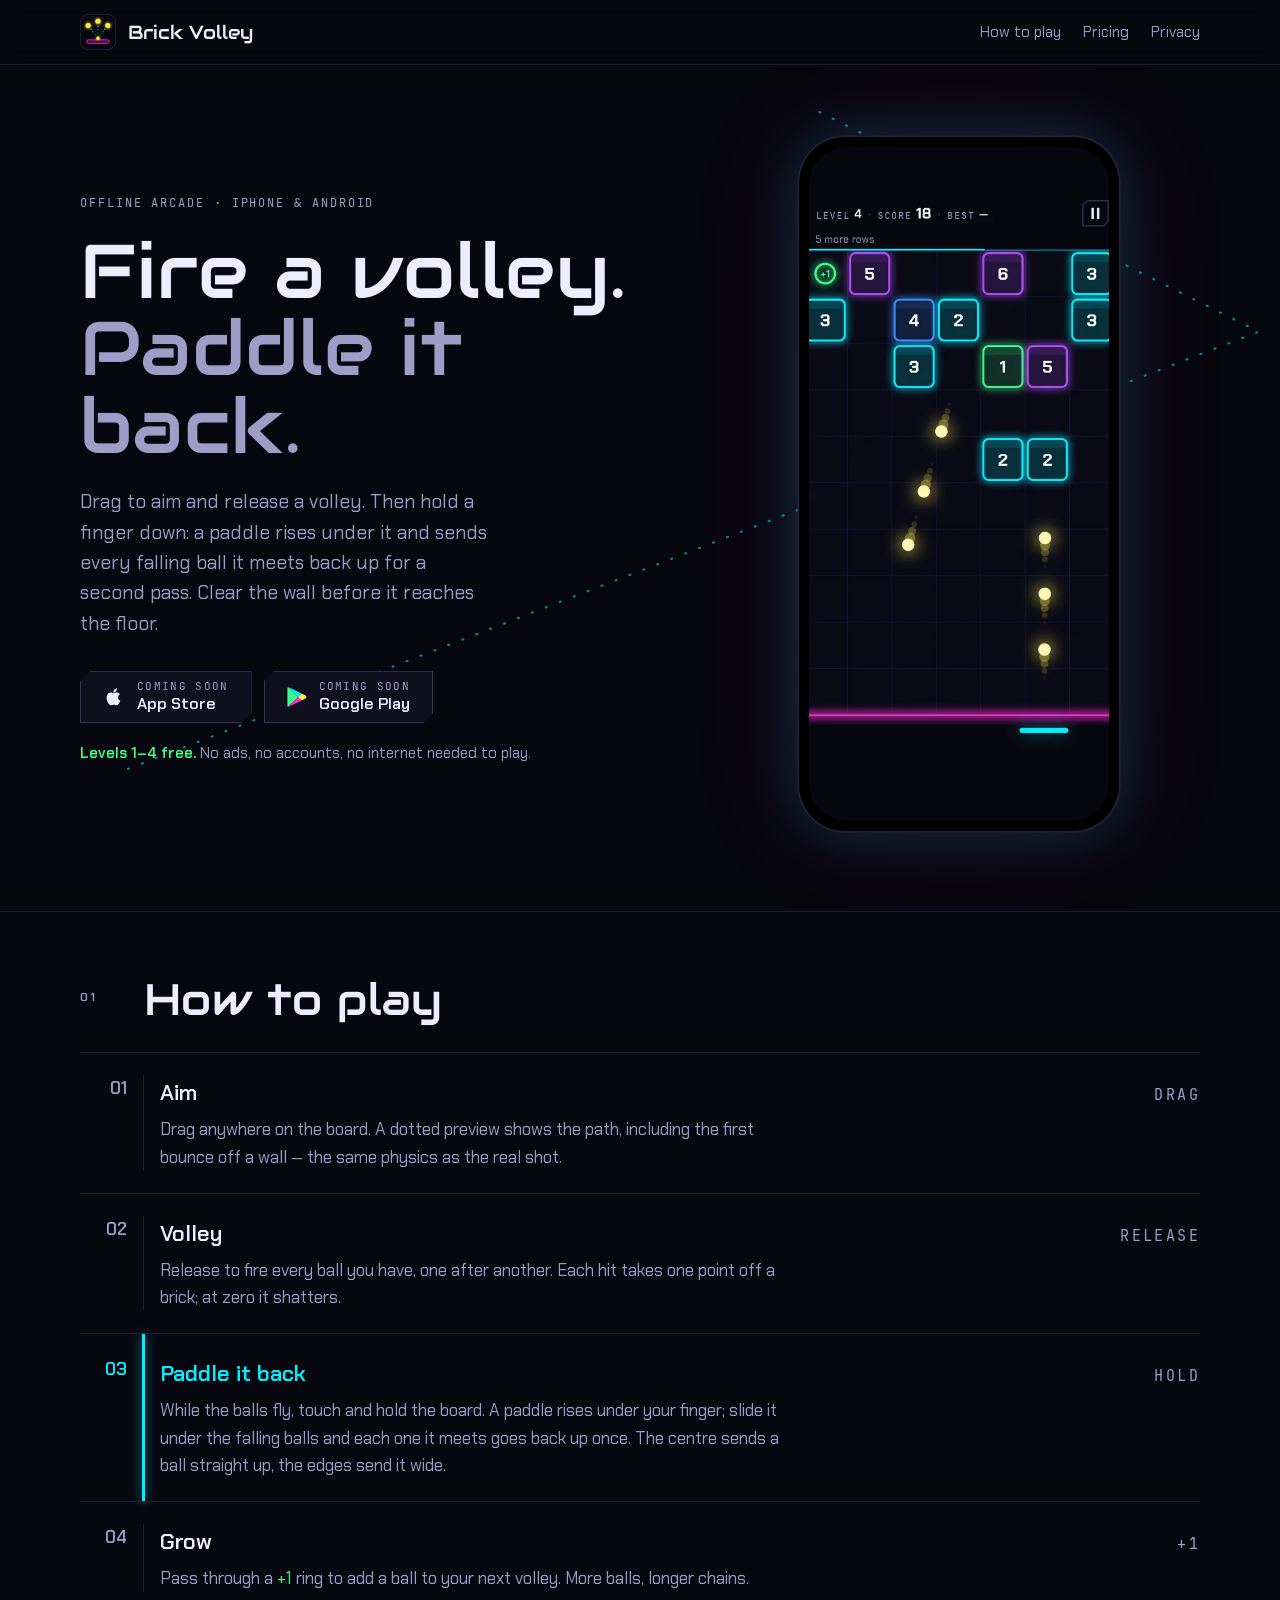
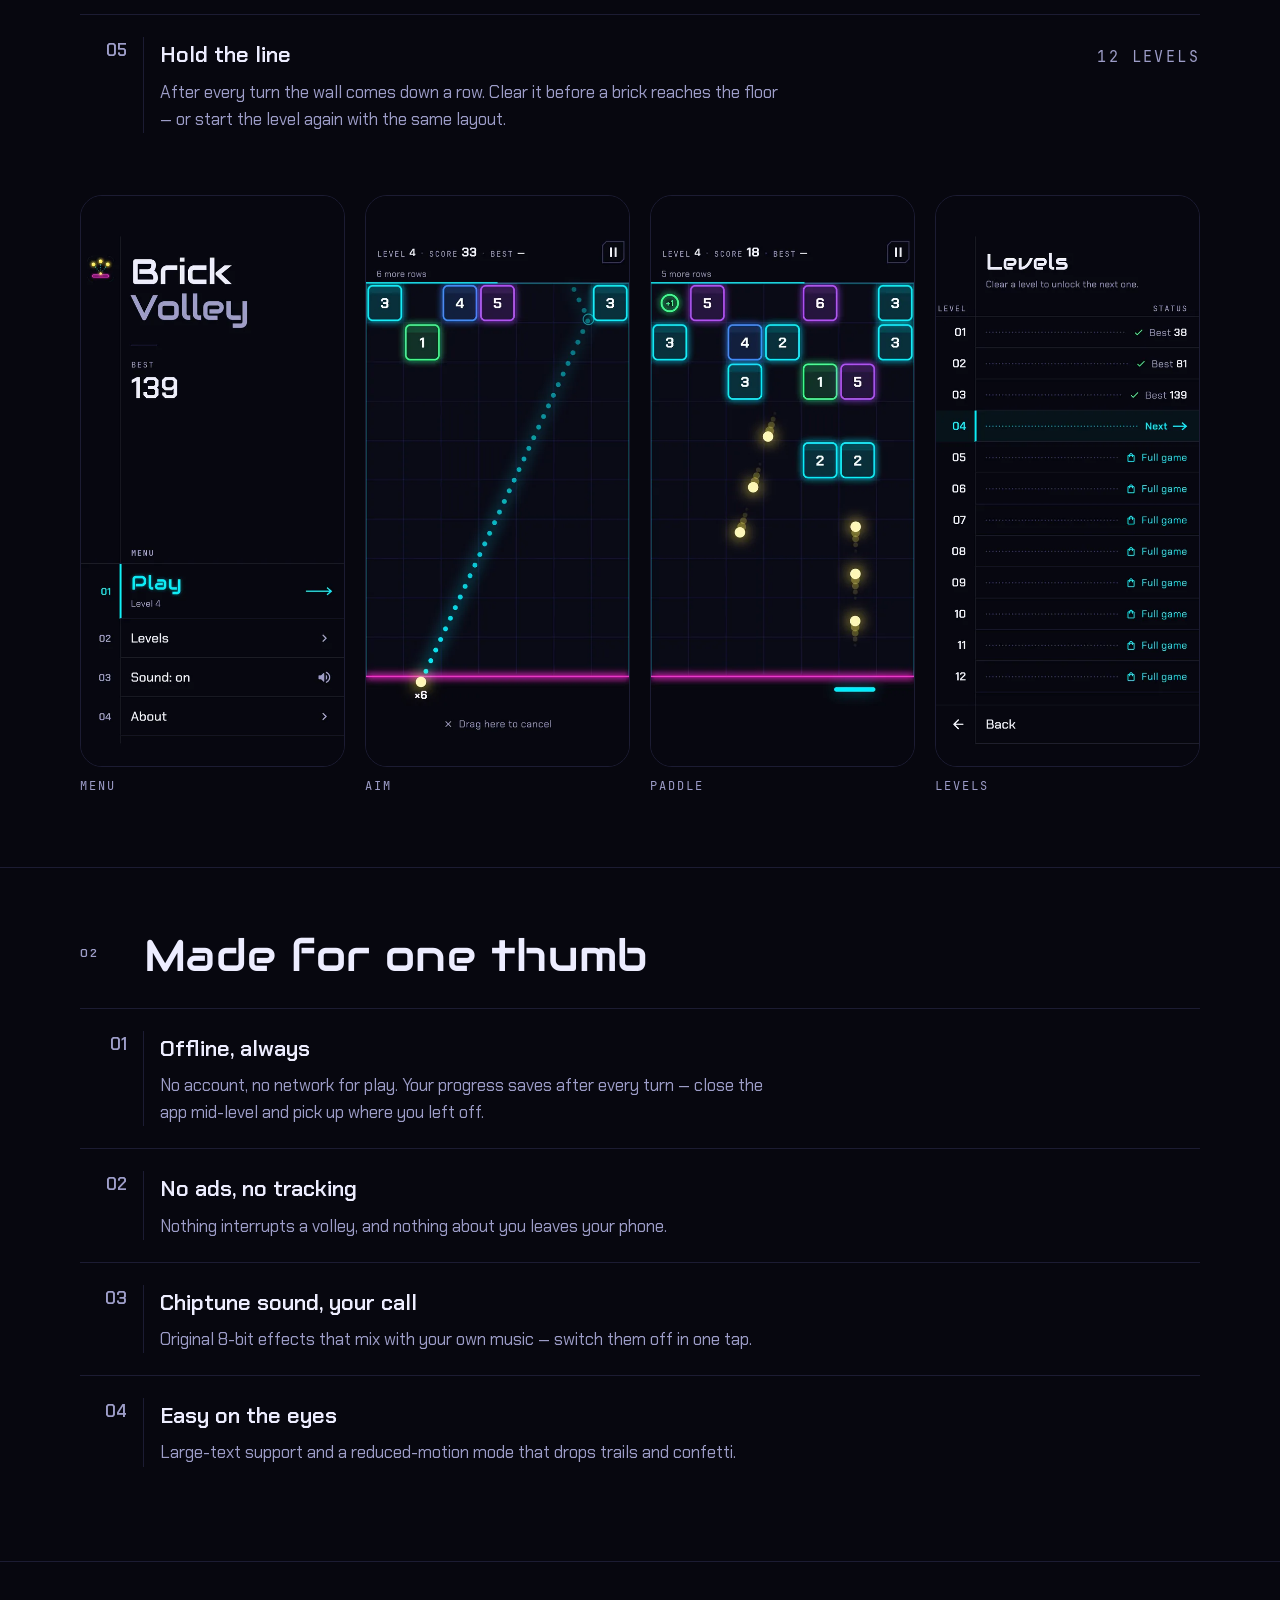
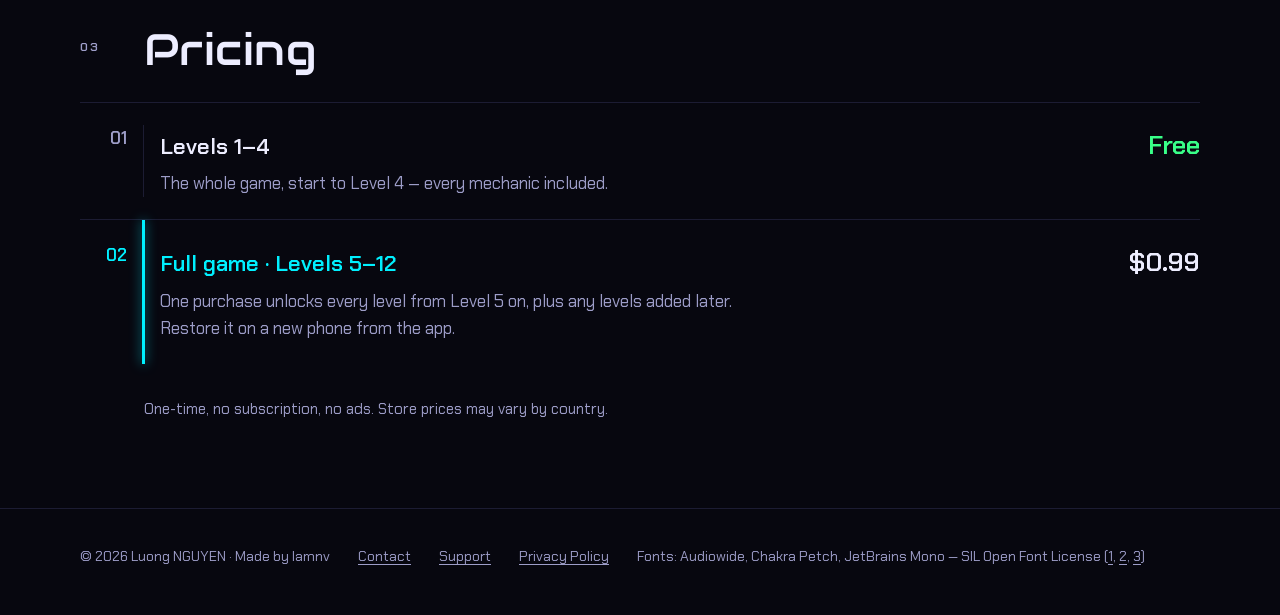
<file: index.html>
<!doctype html>
<html lang="en">
<head>
<meta charset="utf-8">
<meta name="viewport" content="width=device-width, initial-scale=1">
<title>Brick Volley — fire a volley, paddle it back | iOS &amp; Android</title>
<meta name="description" content="Aim and fire a volley, then hold a finger down to raise a paddle that sends falling balls back up for a second pass. Offline, no ads, no accounts. Levels 1–4 free; the full game is a one-time $0.99.">
<meta name="theme-color" content="#07070F">
<link rel="canonical" href="https://nguyenvanlamm.github.io/brick-volley-site/">
<meta property="og:title" content="Brick Volley">
<meta property="og:description" content="Fire a volley, then paddle it back. An offline neon arcade game — no ads, no accounts.">
<meta property="og:type" content="website">
<meta property="og:url" content="https://nguyenvanlamm.github.io/brick-volley-site/">
<meta property="og:site_name" content="Brick Volley">
<meta property="og:image" content="https://nguyenvanlamm.github.io/brick-volley-site/assets/img/game-paddle.webp">
<meta property="og:image:width" content="520">
<meta property="og:image:height" content="1127">
<meta property="og:image:alt" content="Brick Volley mid-volley: a paddle under the floor line sends three balls back up towards glowing numbered blocks.">
<meta name="twitter:card" content="summary">
<link rel="icon" href="assets/logo.svg" type="image/svg+xml">
<link rel="stylesheet" href="style.css">
<script type="application/ld+json">
{
  "@context": "https://schema.org",
  "@graph": [
    {
      "@type": "WebSite",
      "@id": "https://nguyenvanlamm.github.io/brick-volley-site/#website",
      "url": "https://nguyenvanlamm.github.io/brick-volley-site/",
      "name": "Brick Volley",
      "inLanguage": "en"
    },
    {
      "@type": ["VideoGame", "SoftwareApplication"],
      "@id": "https://nguyenvanlamm.github.io/brick-volley-site/#game",
      "name": "Brick Volley",
      "description": "An offline neon arcade game: drag to aim, release a volley of balls, then hold a finger down to raise a paddle that sends each falling ball back up once. Clear the wall before it reaches the floor. No ads, no accounts, no tracking.",
      "url": "https://nguyenvanlamm.github.io/brick-volley-site/",
      "image": "https://nguyenvanlamm.github.io/brick-volley-site/assets/img/game-paddle.webp",
      "screenshot": [
        "https://nguyenvanlamm.github.io/brick-volley-site/assets/img/game-paddle.webp",
        "https://nguyenvanlamm.github.io/brick-volley-site/assets/img/menu.webp",
        "https://nguyenvanlamm.github.io/brick-volley-site/assets/img/game-aim.webp",
        "https://nguyenvanlamm.github.io/brick-volley-site/assets/img/game-volley.webp",
        "https://nguyenvanlamm.github.io/brick-volley-site/assets/img/levels.webp"
      ],
      "genre": ["Arcade"],
      "playMode": "SinglePlayer",
      "applicationCategory": "GameApplication",
      "operatingSystem": "iOS, Android",
      "gamePlatform": ["iOS", "Android"],
      "inLanguage": "en",
      "isAccessibleForFree": true,
      "offers": [
        {"@type": "Offer", "name": "Levels 1–4", "price": "0", "priceCurrency": "USD"},
        {"@type": "Offer", "name": "Full game · Levels 5–12", "price": "0.99", "priceCurrency": "USD"}
      ]
    }
  ]
}
</script>
</head>
<body>

<header class="top">
  <div class="wrap">
    <a class="brand" href="#"><img src="assets/logo.svg" width="36" height="36" alt="">Brick Volley</a>
    <nav aria-label="Sections">
      <a href="#play">How to play</a>
      <a class="keep" href="#pricing">Pricing</a>
      <a class="keep" href="privacy.html">Privacy</a>
    </nav>
  </div>
</header>

<main>
  <div class="hero">
    <!-- The site's one bent line: the aim preview, off the right wall. -->
    <svg class="trace" aria-hidden="true" viewBox="0 0 1200 700" preserveAspectRatio="none">
      <polyline points="120,660 1180,250 760,40" fill="none" stroke="#00F0FF" stroke-width="2" stroke-dasharray="1 13" stroke-linecap="round"/>
    </svg>
    <div class="wrap">
      <div>
        <span class="tag">Offline arcade · iPhone &amp; Android</span>
        <h1 class="display">Fire a volley.<br><span>Paddle it back.</span></h1>
        <p class="lede">Drag to aim and release a volley. Then hold a finger down: a paddle rises under it and sends every falling ball it meets back up for a second pass. Clear the wall before it reaches the floor.</p>
        <div class="cta">
          <span class="btn soon" role="img" aria-label="Coming soon on the App Store">
            <svg width="22" height="22" viewBox="0 0 24 24" aria-hidden="true"><path fill="#EDEDFF" d="M16.4 12.6c0-2.4 2-3.5 2-3.6-1.1-1.6-2.8-1.8-3.4-1.8-1.4-.2-2.8.8-3.5.8-.7 0-1.8-.8-3-.8-1.5 0-3 .9-3.8 2.3-1.6 2.8-.4 7 1.2 9.3.8 1.1 1.7 2.4 2.9 2.3 1.2 0 1.6-.7 3-.7s1.8.7 3 .7c1.3 0 2.1-1.1 2.8-2.3.9-1.3 1.3-2.6 1.3-2.6s-2.5-1-2.5-3.6zM14.1 5.6c.6-.8 1.1-1.9 1-3-1 0-2.1.7-2.8 1.5-.6.7-1.2 1.8-1 2.9 1 .1 2.1-.6 2.8-1.4z"/></svg>
            <span><small>Coming soon</small>App Store</span>
          </span>
          <span class="btn soon" role="img" aria-label="Coming soon on Google Play">
            <svg width="20" height="22" viewBox="0 0 20 22" aria-hidden="true"><path fill="#39FF88" d="M1 1.2 11.2 11 1 20.8c-.4-.2-.6-.6-.6-1.1V2.3c0-.5.2-.9.6-1.1z"/><path fill="#00F0FF" d="M14.6 7.6 11.2 11 1 1.2l.2-.1 13.4 6.5z"/><path fill="#FF2BD6" d="M14.6 14.4 1.2 20.9 1 20.8 11.2 11z"/><path fill="#FFE94D" d="m18.6 9.6-4 -2 -3.4 3.4 3.4 3.4 4-2c1.1-.6 1.1-2.2 0-2.8z"/></svg>
            <span><small>Coming soon</small>Google Play</span>
          </span>
        </div>
        <p class="free"><b>Levels 1–4 free.</b> No ads, no accounts, no internet needed to play.</p>
      </div>
      <div class="phone"><img src="assets/img/game-paddle.webp" width="520" height="1127" alt="Brick Volley mid-volley: three balls rise from the paddle under the floor line towards glowing numbered blocks."></div>
    </div>
  </div>

  <section id="play">
    <div class="wrap">
      <div class="section-head">
        <span class="tag num">01</span>
        <h2 class="display">How to play</h2>
      </div>
      <div class="rows">
        <div class="row"><span class="n num">01</span><div><h3>Aim</h3><p>Drag anywhere on the board. A dotted preview shows the path, including the first bounce off a wall — the same physics as the real shot.</p></div><span class="side tag">Drag</span></div>
        <div class="row"><span class="n num">02</span><div><h3>Volley</h3><p>Release to fire every ball you have, one after another. Each hit takes one point off a brick; at zero it shatters.</p></div><span class="side tag">Release</span></div>
        <div class="row primary"><span class="n num">03</span><div><h3>Paddle it back</h3><p>While the balls fly, touch and hold the board. A paddle rises under your finger; slide it under the falling balls and each one it meets goes back up once. The centre sends a ball straight up, the edges send it wide.</p></div><span class="side tag">Hold</span></div>
        <div class="row"><span class="n num">04</span><div><h3>Grow</h3><p>Pass through a <span style="color:var(--green)">+1</span> ring to add a ball to your next volley. More balls, longer chains.</p></div><span class="side tag">+1</span></div>
        <div class="row"><span class="n num">05</span><div><h3>Hold the line</h3><p>After every turn the wall comes down a row. Clear it before a brick reaches the floor — or start the level again with the same layout.</p></div><span class="side tag">12 levels</span></div>
      </div>
      <div class="shots">
        <figure><img src="assets/img/menu.webp" width="520" height="1127" loading="lazy" alt="Menu: the title and best score, and a numbered list — Play, Levels, Sound, About."><figcaption class="tag">Menu</figcaption></figure>
        <figure><img src="assets/img/game-aim.webp" width="520" height="1127" loading="lazy" alt="Aiming: the dotted preview runs up to a brick at the top right and bounces off it."><figcaption class="tag">Aim</figcaption></figure>
        <figure><img src="assets/img/game-paddle.webp" width="520" height="1127" loading="lazy" alt="The paddle under the floor line sends three balls back up."><figcaption class="tag">Paddle</figcaption></figure>
        <figure><img src="assets/img/levels.webp" width="520" height="1127" loading="lazy" alt="Levels: a numbered ledger with best scores and locks."><figcaption class="tag">Levels</figcaption></figure>
      </div>
    </div>
  </section>

  <section id="made">
    <div class="wrap">
      <div class="section-head">
        <span class="tag num">02</span>
        <h2 class="display">Made for one thumb</h2>
      </div>
      <div class="rows" style="margin-bottom:72px">
        <div class="row"><span class="n num">01</span><div><h3>Offline, always</h3><p>No account, no network for play. Your progress saves after every turn — close the app mid-level and pick up where you left off.</p></div></div>
        <div class="row"><span class="n num">02</span><div><h3>No ads, no tracking</h3><p>Nothing interrupts a volley, and nothing about you leaves your phone.</p></div></div>
        <div class="row"><span class="n num">03</span><div><h3>Chiptune sound, your call</h3><p>Original 8-bit effects that mix with your own music — switch them off in one tap.</p></div></div>
        <div class="row"><span class="n num">04</span><div><h3>Easy on the eyes</h3><p>Large-text support and a reduced-motion mode that drops trails and confetti.</p></div></div>
      </div>
    </div>
  </section>

  <section id="pricing">
    <div class="wrap ledger">
      <div class="section-head">
        <span class="tag num">03</span>
        <h2 class="display">Pricing</h2>
      </div>
      <div class="rows">
        <div class="row"><span class="n num">01</span><div><h3>Levels 1–4</h3><p>The whole game, start to Level 4 — every mechanic included.</p></div><span class="side price num free-p">Free</span></div>
        <div class="row primary"><span class="n num">02</span><div><h3>Full game · Levels 5–12</h3><p>One purchase unlocks every level from Level 5 on, plus any levels added later. Restore it on a new phone from the app.</p></div><span class="side price num">$0.99</span></div>
      </div>
      <p class="note">One-time, no subscription, no ads. Store prices may vary by country.</p>
    </div>
  </section>
</main>

<footer>
  <div class="wrap">
    <span>© 2026 Luong NGUYEN · Made by lamnv</span>
    <a href="mailto:lamnv260398@gmail.com">Contact</a>
    <a href="support.html">Support</a>
    <a href="privacy.html">Privacy Policy</a>
    <span>Fonts: Audiowide, Chakra Petch, JetBrains Mono — SIL Open Font License (<a href="assets/fonts/OFL-Audiowide.txt">1</a>, <a href="assets/fonts/OFL-ChakraPetch.txt">2</a>, <a href="assets/fonts/OFL-JetBrainsMono.txt">3</a>)</span>
  </div>
</footer>

</body>
</html>
</file>
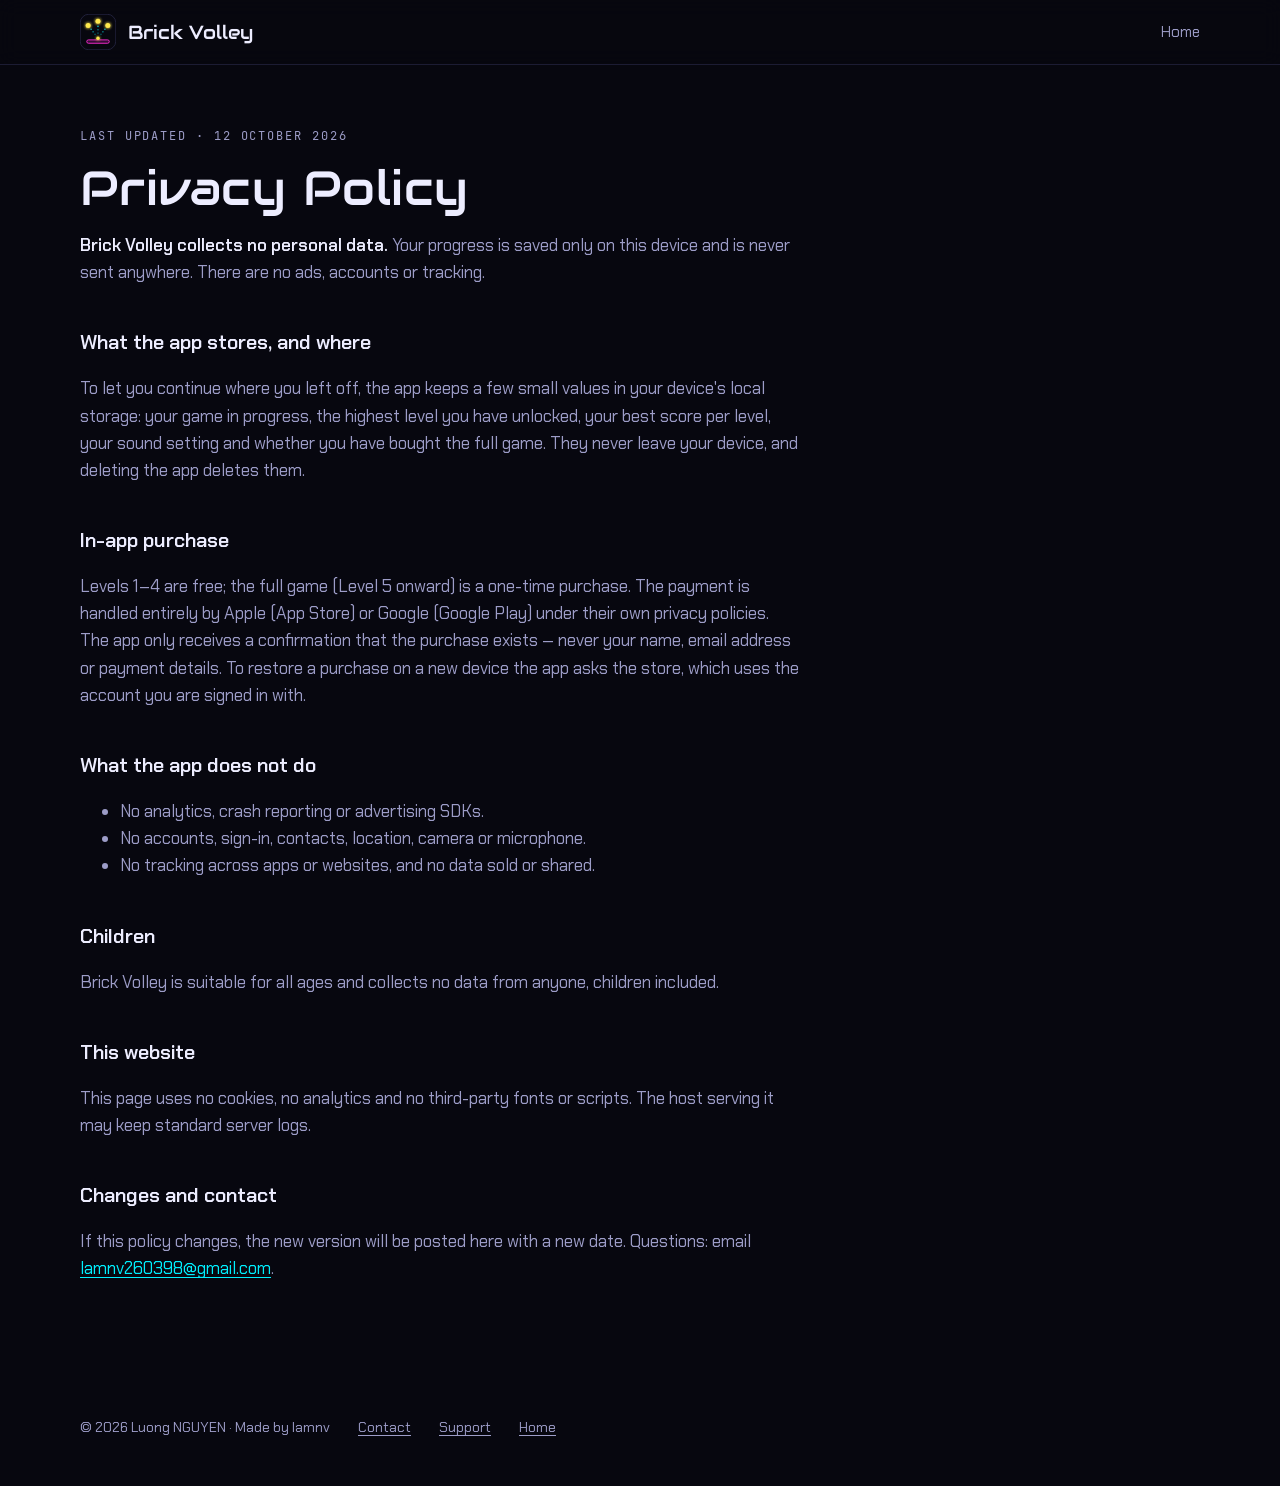
<file: privacy.html>
<!doctype html>
<html lang="en">
<head>
<meta charset="utf-8">
<meta name="viewport" content="width=device-width, initial-scale=1">
<title>Privacy Policy — Brick Volley</title>
<meta name="description" content="Brick Volley collects no personal data. Progress stays on your device; purchases are handled by Apple or Google.">
<meta name="theme-color" content="#07070F">
<link rel="canonical" href="https://nguyenvanlamm.github.io/brick-volley-site/privacy.html">
<meta property="og:title" content="Privacy Policy — Brick Volley">
<meta property="og:description" content="Brick Volley collects no personal data. Progress stays on your device; purchases are handled by Apple or Google.">
<meta property="og:type" content="website">
<meta property="og:url" content="https://nguyenvanlamm.github.io/brick-volley-site/privacy.html">
<meta property="og:site_name" content="Brick Volley">
<meta property="og:image" content="https://nguyenvanlamm.github.io/brick-volley-site/assets/img/game-aim.webp">
<meta name="twitter:card" content="summary">
<link rel="icon" href="assets/logo.svg" type="image/svg+xml">
<link rel="stylesheet" href="style.css">
</head>
<body>

<header class="top">
  <div class="wrap">
    <a class="brand" href="index.html"><img src="assets/logo.svg" width="36" height="36" alt="">Brick Volley</a>
    <nav aria-label="Sections"><a class="keep" href="index.html">Home</a></nav>
  </div>
</header>

<main class="wrap">
  <article class="doc">
    <span class="tag">Last updated · 12 October 2026</span>
    <h1 class="display">Privacy Policy</h1>
    <p><strong>Brick Volley collects no personal data.</strong> Your progress is saved only on this device and is never sent anywhere. There are no ads, accounts or tracking.</p>

    <h2>What the app stores, and where</h2>
    <p>To let you continue where you left off, the app keeps a few small values in your device's local storage: your game in progress, the highest level you have unlocked, your best score per level, your sound setting and whether you have bought the full game. They never leave your device, and deleting the app deletes them.</p>

    <h2>In-app purchase</h2>
    <p>Levels 1–4 are free; the full game (Level 5 onward) is a one-time purchase. The payment is handled entirely by Apple (App Store) or Google (Google Play) under their own privacy policies. The app only receives a confirmation that the purchase exists — never your name, email address or payment details. To restore a purchase on a new device the app asks the store, which uses the account you are signed in with.</p>

    <h2>What the app does not do</h2>
    <ul>
      <li>No analytics, crash reporting or advertising SDKs.</li>
      <li>No accounts, sign-in, contacts, location, camera or microphone.</li>
      <li>No tracking across apps or websites, and no data sold or shared.</li>
    </ul>

    <h2>Children</h2>
    <p>Brick Volley is suitable for all ages and collects no data from anyone, children included.</p>

    <h2>This website</h2>
    <p>This page uses no cookies, no analytics and no third-party fonts or scripts. The host serving it may keep standard server logs.</p>

    <h2>Changes and contact</h2>
    <p>If this policy changes, the new version will be posted here with a new date. Questions: email <a href="mailto:lamnv260398@gmail.com">lamnv260398@gmail.com</a>.</p>
  </article>
</main>

<footer>
  <div class="wrap"><span>© 2026 Luong NGUYEN · Made by lamnv</span><a href="mailto:lamnv260398@gmail.com">Contact</a><a href="support.html">Support</a><a href="index.html">Home</a></div>
</footer>

</body>
</html>
</file>
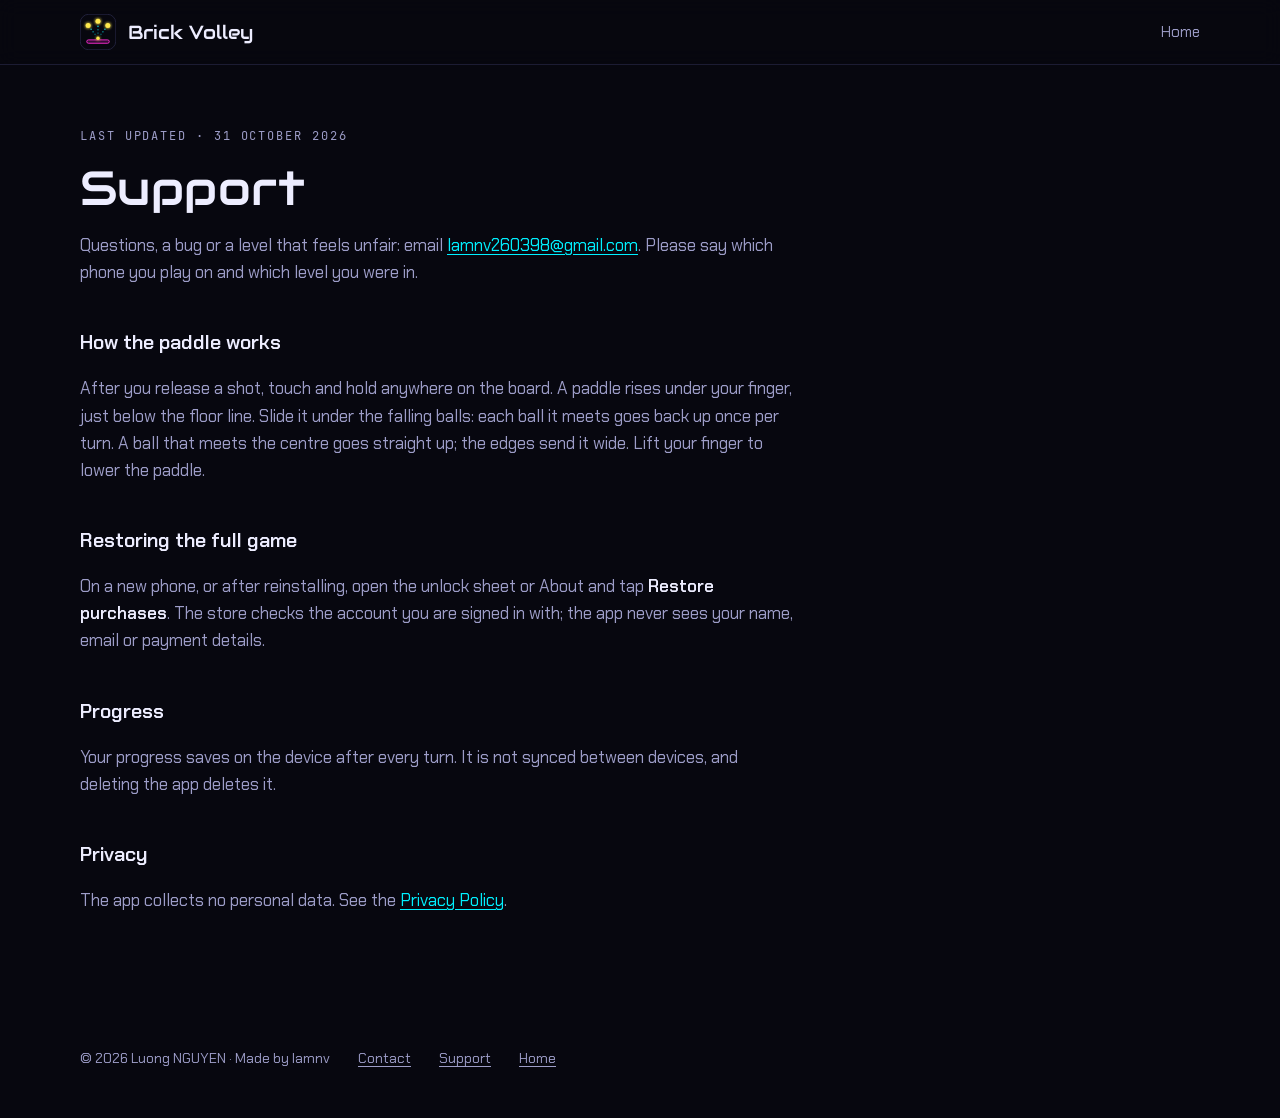
<file: support.html>
<!doctype html>
<html lang="en">
<head>
<meta charset="utf-8">
<meta name="viewport" content="width=device-width, initial-scale=1">
<title>Support — Brick Volley</title>
<meta name="description" content="Brick Volley support: contact, restoring the full game on a new phone, and how the volley paddle works.">
<meta name="theme-color" content="#07070F">
<link rel="canonical" href="https://nguyenvanlamm.github.io/brick-volley-site/support.html">
<meta property="og:title" content="Support — Brick Volley">
<meta property="og:description" content="Contact, restoring a purchase, and how the volley paddle works.">
<meta property="og:type" content="website">
<meta property="og:url" content="https://nguyenvanlamm.github.io/brick-volley-site/support.html">
<meta property="og:site_name" content="Brick Volley">
<meta property="og:image" content="https://nguyenvanlamm.github.io/brick-volley-site/assets/img/game-aim.webp">
<meta name="twitter:card" content="summary">
<link rel="icon" href="assets/logo.svg" type="image/svg+xml">
<link rel="stylesheet" href="style.css">
</head>
<body>

<header class="top">
  <div class="wrap">
    <a class="brand" href="index.html"><img src="assets/logo.svg" width="36" height="36" alt="">Brick Volley</a>
    <nav aria-label="Sections"><a class="keep" href="index.html">Home</a></nav>
  </div>
</header>

<main class="wrap">
  <article class="doc">
    <span class="tag">Last updated · 31 October 2026</span>
    <h1 class="display">Support</h1>
    <p>Questions, a bug or a level that feels unfair: email <a href="mailto:lamnv260398@gmail.com">lamnv260398@gmail.com</a>. Please say which phone you play on and which level you were in.</p>

    <h2>How the paddle works</h2>
    <p>After you release a shot, touch and hold anywhere on the board. A paddle rises under your finger, just below the floor line. Slide it under the falling balls: each ball it meets goes back up once per turn. A ball that meets the centre goes straight up; the edges send it wide. Lift your finger to lower the paddle.</p>

    <h2>Restoring the full game</h2>
    <p>On a new phone, or after reinstalling, open the unlock sheet or About and tap <strong>Restore purchases</strong>. The store checks the account you are signed in with; the app never sees your name, email or payment details.</p>

    <h2>Progress</h2>
    <p>Your progress saves on the device after every turn. It is not synced between devices, and deleting the app deletes it.</p>

    <h2>Privacy</h2>
    <p>The app collects no personal data. See the <a href="privacy.html">Privacy Policy</a>.</p>
  </article>
</main>

<footer>
  <div class="wrap"><span>© 2026 Luong NGUYEN · Made by lamnv</span><a href="mailto:lamnv260398@gmail.com">Contact</a><a href="support.html">Support</a><a href="index.html">Home</a></div>
</footer>

</body>
</html>
</file>
<file: style.css>
@font-face { font-family: 'Audiowide'; src: url('assets/fonts/audiowide_regular.ttf') format('truetype'); font-display: swap; }
@font-face { font-family: 'Chakra Petch'; src: url('assets/fonts/chakra_petch_regular.ttf') format('truetype'); font-weight: 400; font-display: swap; }
@font-face { font-family: 'Chakra Petch'; src: url('assets/fonts/chakra_petch_semibold.ttf') format('truetype'); font-weight: 600 700; font-display: swap; }
@font-face { font-family: 'JetBrains Mono'; src: url('assets/fonts/jetbrains_mono_regular.ttf') format('truetype'); font-display: swap; }

/* Same tokens as the game (lib/theme). The game is dark-only, so is its site. */
:root {
  --void: #07070F; --board: #0A0A16; --c1: #0F0F1E; --c2: #151528; --c3: #1C1C33;
  --grid: #16163A; --outline: #34345E; --text: #EDEDFF; --muted: #9D9DC8;
  --cyan: #00F0FF; --ink: #021418; --mag: #FF2BD6; --green: #39FF88; --yellow: #FFE94D;
  --rail: 64px; --max: 1120px;
  color-scheme: dark;
}
* { box-sizing: border-box; }
html { scroll-behavior: smooth; }
@media (prefers-reduced-motion: reduce) { html { scroll-behavior: auto; } * { animation: none !important; transition: none !important; } }
body {
  margin: 0; background: var(--void); color: var(--text);
  font: 400 17px/1.6 'Chakra Petch', system-ui, sans-serif; -webkit-font-smoothing: antialiased;
}
a { color: var(--cyan); text-underline-offset: 3px; }
a:focus-visible, .btn:focus-visible { outline: 2px solid var(--cyan); outline-offset: 3px; }
img { display: block; max-width: 100%; height: auto; }
.wrap { width: min(var(--max), 100% - 32px); margin-inline: auto; }
.tag { font: 400 12px/1.3 'JetBrains Mono', ui-monospace, monospace; letter-spacing: .16em; text-transform: uppercase; color: var(--muted); }
.display { font-family: 'Audiowide', sans-serif; font-weight: 400; letter-spacing: .01em; }
.num { font-family: 'Chakra Petch', sans-serif; font-weight: 600; font-variant-numeric: tabular-nums; }

/* header */
.top { position: sticky; top: 0; z-index: 10; background: rgb(7 7 15 / .86); backdrop-filter: blur(10px); border-bottom: 1px solid var(--c3); }
.top .wrap { display: flex; align-items: center; gap: 16px; height: 64px; }
.brand { display: flex; align-items: center; gap: 12px; color: var(--text); text-decoration: none; font-family: 'Audiowide', sans-serif; font-size: 19px; }
.top nav { margin-left: auto; display: flex; gap: 22px; }
.top nav a { color: var(--muted); text-decoration: none; font-size: 15px; }
.top nav a:hover { color: var(--text); }
@media (max-width: 560px) { .top nav a:not(.keep) { display: none; } }
/* Two links stay on phones (Pricing, Privacy); tighten the bar so the wordmark keeps one line at 320px. */
.brand { white-space: nowrap; }
@media (max-width: 360px) { .brand { gap: 8px; font-size: 17px; } .top nav { gap: 14px; } }

/* hero */
.hero { position: relative; overflow: hidden; border-bottom: 1px solid var(--c3); }
.hero .wrap { display: grid; grid-template-columns: 1.1fr .9fr; gap: 48px; align-items: center; padding: 72px 0 80px; }
.hero h1 { font-size: clamp(40px, 6.4vw, 76px); line-height: 1.02; margin: 18px 0 0; }
.hero h1 span { color: var(--muted); }
.hero .lede { font-size: 19px; color: var(--muted); max-width: 34ch; margin: 22px 0 32px; text-wrap: pretty; }
.cta { display: flex; flex-wrap: wrap; gap: 12px; align-items: center; }
.btn {
  display: inline-flex; align-items: center; gap: 12px; min-height: 52px; padding: 0 22px;
  font: 600 16px 'Chakra Petch', sans-serif; text-decoration: none; color: var(--text);
  border: 1.5px solid var(--outline); background: var(--c1);
  clip-path: polygon(10px 0, 100% 0, 100% calc(100% - 10px), calc(100% - 10px) 100%, 0 100%, 0 10px);
}
.btn small { display: block; font: 400 11px/1.2 'JetBrains Mono', monospace; letter-spacing: .12em; text-transform: uppercase; color: var(--muted); }
.btn.soon { cursor: default; }
.btn svg { flex: none; }
.free { margin-top: 18px; color: var(--muted); font-size: 15px; }
.free b { color: var(--green); font-weight: 600; }

.phone {
  position: relative; justify-self: center; width: min(320px, 78vw); aspect-ratio: 393 / 852;
  border-radius: 46px; padding: 10px; background: #000;
  box-shadow: 0 0 0 1.5px #23233f, 0 0 60px rgb(0 240 255 / .18), 0 0 120px rgb(255 43 214 / .10);
}
.phone img { width: 100%; height: 100%; object-fit: cover; border-radius: 37px; }
.trace { position: absolute; inset: 0; pointer-events: none; opacity: .55; }
@media (max-width: 860px) {
  .hero .wrap { grid-template-columns: 1fr; padding: 48px 0 56px; gap: 40px; }
}

/* numbered editorial sections */
section { border-bottom: 1px solid var(--c3); }
.section-head { display: grid; grid-template-columns: var(--rail) 1fr; padding: 64px 0 28px; }
.section-head .tag { padding-top: 14px; }
.section-head h2 { font-size: clamp(28px, 4vw, 44px); line-height: 1.1; margin: 0; }
.rows { border-top: 1px solid var(--c3); }
.row { display: grid; grid-template-columns: var(--rail) 1fr auto; align-items: baseline; gap: 0 16px; padding: 22px 0; border-bottom: 1px solid var(--c3); position: relative; }
.row:last-child { border-bottom: 0; }
.row .n { color: var(--muted); text-align: right; padding-right: 16px; border-right: 1px solid var(--c3); align-self: stretch; }
.row h3 { margin: 0; font-size: 22px; font-weight: 600; }
.row p { margin: 6px 0 0; color: var(--muted); max-width: 62ch; text-wrap: pretty; }
.row.primary::before { content: ''; position: absolute; left: calc(var(--rail) - 2px); top: 0; bottom: 0; width: 3px; background: var(--cyan); box-shadow: 0 0 12px rgb(0 240 255 / .7); }
.row.primary .n, .row.primary h3 { color: var(--cyan); }
.row .side { color: var(--muted); font-size: 15px; white-space: nowrap; }
@media (max-width: 560px) { :root { --rail: 44px; } .row { grid-template-columns: var(--rail) 1fr; } .row .side { grid-column: 2; margin-top: 8px; } }

/* screenshots */
.shots { display: grid; grid-template-columns: repeat(4, 1fr); gap: 20px; padding: 40px 0 72px; }
.shots figure { margin: 0; }
.shots img { border-radius: 22px; border: 1.5px solid var(--c3); }
.shots figcaption { margin-top: 12px; }
@media (max-width: 860px) { .shots { grid-template-columns: repeat(2, 1fr); } }

/* pricing ledger */
.ledger { padding-bottom: 72px; }
.row .price { font-size: 26px; color: var(--text); }
.row .price.free-p { color: var(--green); }
.note { color: var(--muted); font-size: 15px; padding: 18px 0 0 var(--rail); }

/* footer */
footer { padding: 36px 0 48px; color: var(--muted); font-size: 14px; }
footer .wrap { display: flex; flex-wrap: wrap; gap: 12px 28px; align-items: center; }
footer a { color: var(--muted); }

/* long-form (privacy) */
.doc { max-width: 720px; padding: 56px 0 80px; }
.doc h1 { font-size: clamp(32px, 5vw, 48px); line-height: 1.1; margin: 14px 0 8px; }
.doc h2 { font-size: 20px; font-weight: 600; margin: 40px 0 8px; color: var(--text); }
.doc p, .doc li { color: var(--muted); }
.doc strong { color: var(--text); font-weight: 600; }
</file>
